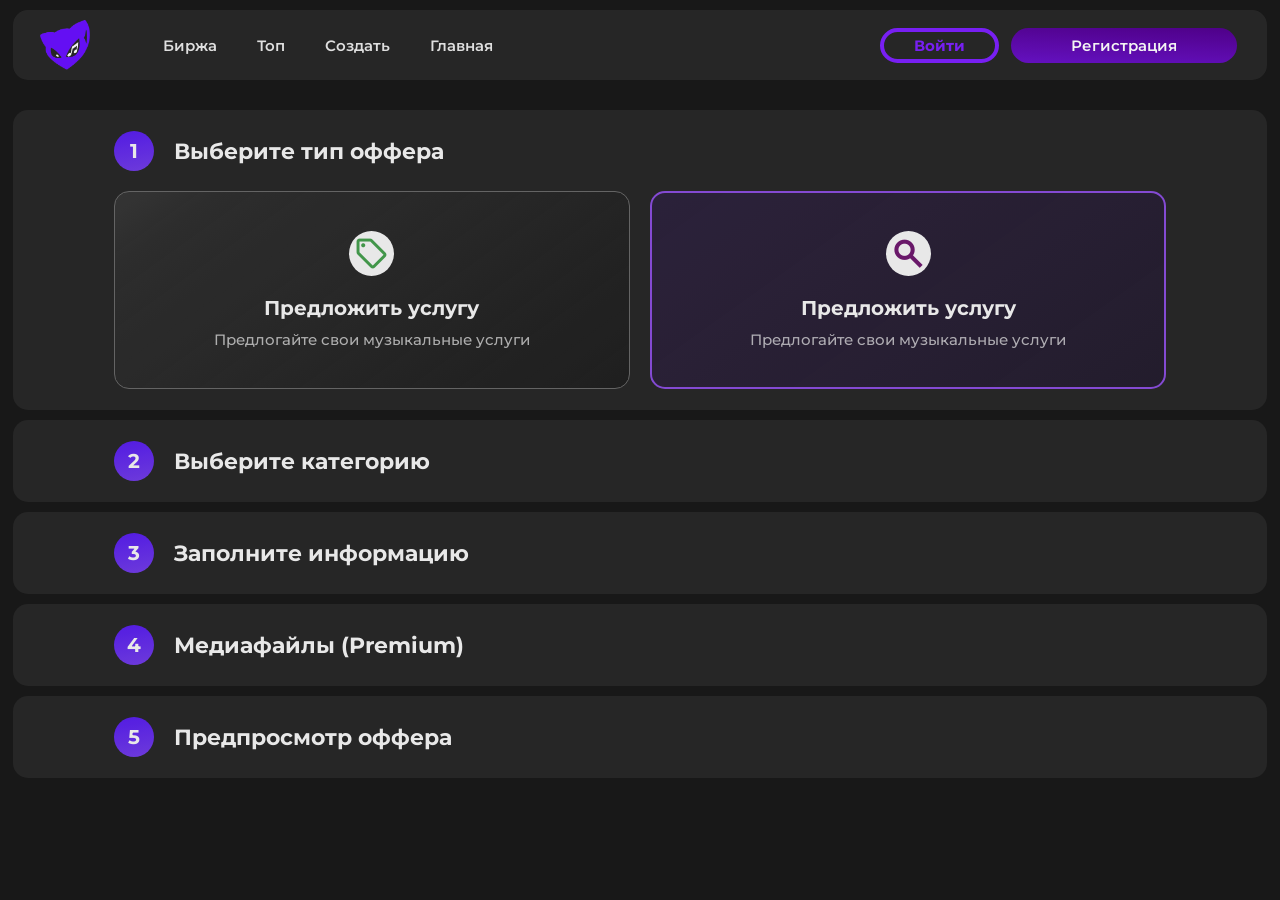
<file: create/create.html>
<!doctype html>
<html lang="en">
  <head>
    <meta charset="UTF-8" />
    <meta name="viewport" content="width=device-width, initial-scale=1.0" />
    <title>Создать оффер</title>
    <link
      href="https://fonts.googleapis.com/css2?family=Material+Symbols+Outlined"
      rel="stylesheet"
    />
    <link rel="stylesheet" href="../header/header_css/header.css" />
    <link rel="stylesheet" href="create.css" />
  </head>
  <body>
    <header class="header">
      <div class="header_logo"></div>
      <div class="header_nav">
        <a href="../market/market.html" class="header_nav_a"> Биржа</a>
        <a href="../top/top.html" class="header_nav_a">Топ</a>
        <a href="create.html" class="header_nav_a" id="create_offer">Создать</a>
        <a
          href="../indexx/index.html"
          class="header_nav_a displaynone"
          id="glav"
          >Главная</a
        >
      </div>
      <button class="header_profile displaynone">
        <div class="header_profile_ava"></div>
        <div class="header_profile_conh1">
          <div class="header_profile_conh1_h1">никнейм</div>
          <div class="header_profile_conh1_p">0.00 руб</div>
        </div>

        <span class="material-symbols-outlined header_profile_ico">
          arrow_drop_down
        </span>

        <div class="header_profile_block">
          <div class="header_profile_block_con1">
            <div class="header_profile_block_con1_ava"></div>
            <div class="header_profile_block_con1_con11">
              <div class="header_profile_block_con1_con11_name">никнейм</div>
              <div class="header_profile_block_con1_con11_tg">
                t.me/username
              </div>
            </div>
          </div>
          <div class="header_profile_block_con2">
            <a
              href="../profile/profile.html"
              class="header_profile_block_con2_prof"
              >Мой профиль</a
            >
            <a href="" class="header_profile_block_con2_offers">Мои офферы</a>
            <a href="" class="header_profile_block_con2_newoffer"
              >Новый оффер</a
            >
            <a href="" class="header_profile_block_con2_sett">Настройки</a>
          </div>
          <a href="" class="header_profile_block_butt">
            <span class="material-symbols-outlined"> logout </span>Выйти</a
          >
        </div>
      </button>
      <div class="header_register displaynone">
        <button class="header_register_a_vh modal_vhrg">Войти</button>
        <button class="header_register_a_rg modal_vhrg">Регистрация</button>
      </div>
    </header>

    <div class="offer_type">
      <div class="offer_type_top">
        <p class="type_offer_top_p">1</p>
        <h1 class="type_offer_top_h1">Выберите тип оффера</h1>
      </div>
      <div class="offer_type_grid">
        <div class="offer_type_items">
          <span class="material-symbols-outlined"> shoppingmode </span>
          <div class="offer_type_items_h1">Предложить услугу</div>
          <div class="offer_type_items_p">
            Предлогайте свои музыкальные услуги
          </div>
        </div>
        <div class="offer_type_items_search">
          <span class="material-symbols-outlined"> Search </span>
          <div class="offer_type_items_h1">Предложить услугу</div>
          <div class="offer_type_items_p">
            Предлогайте свои музыкальные услуги
          </div>
        </div>
      </div>
    </div>
    <div class="offer_category">
      <div class="offer_type_top">
        <p class="type_offer_top_p">2</p>
        <h1 class="type_offer_top_h1">Выберите категорию</h1>
      </div>
    </div>
    <div class="offer_information">
      <div class="offer_type_top">
        <p class="type_offer_top_p">3</p>
        <h1 class="type_offer_top_h1">Заполните информацию</h1>
      </div>
    </div>
    <div class="offer_mediafile">
      <div class="offer_type_top">
        <p class="type_offer_top_p">4</p>
        <h1 class="type_offer_top_h1">Медиафайлы (Premium)</h1>
      </div>
    </div>
    <div class="offer_screen">
      <div class="offer_type_top">
        <p class="type_offer_top_p">5</p>
        <h1 class="type_offer_top_h1">Предпросмотр оффера</h1>
      </div>
    </div>

    <!-- модальный блок-окно регистрации -->
    <div class="modal_con">
      <div class="modal_block">
        <div class="modal_con_h1rg">
          <h1 class="modal_block_h1rg">Регистрация</h1>
          <h1 class="modal_block_h1">x</h1>
        </div>
        <div class="modal_nick">
          <h1 class="modal_nick_h1">Ваш никнейм</h1>
          <input
            class="modal_nick_input"
            type="name"
            placeholder="Введите никнейм"
          />
        </div>
        <div class="modal_pass">
          <h1 class="modal_pass_h1">Пароль</h1>
          <input
            class="modal_pass_input"
            type="password"
            placeholder="Введите пароль"
          />
        </div>
        <div class="modal_2pass">
          <h1 class="modal_2pass_h1">Подтвердите пароль</h1>
          <input
            class="modal_2pass_input"
            type="password"
            placeholder="Введите снова пароль"
          />
        </div>
        <div class="modal_tg">
          <div class="modal_tg_h1">Telegram для связи (обязательно)</div>
          <div class="modal_tg_con">
            <input
              type="text"
              class="modal_tg_con_input"
              value="@"
              placeholder="@nickname"
            />
            <div class="modal_tg_con_p">
              Ссылка будет в вашем профиле. Можно изменить позже
            </div>
          </div>
        </div>
        <div class="modal_rg">
          <button class="modal_rg_rg">Зарегистрироваться</button>
          <button class="modal_rg_vh">Есть аккаунт?</button>
        </div>
      </div>
    </div>

    <!-- модальное окно входа -->
    <div class="modal_con_rg">
      <div class="modal_con_rg_block">
        <div class="modal_con_rg_block_conh1">
          <h1 class="modal_con_rg_block_conh1_vh">Вход</h1>
          <h1 class="modal_con_rg_block_conh1_x">x</h1>
        </div>
        <div class="modal_con_rg_block_nick">
          <h1 class="modal_con_rg_block_nick_name">Ваш никнейм</h1>
          <input
            class="modal_con_rg_block_nick_inp"
            type="name"
            placeholder="Введите никнейм"
          />
        </div>
        <div class="modal_con_rg_block_pass">
          <h1 class="modal_con_rg_block_pass_pass">Пароль</h1>
          <input
            class="modal_con_rg_block_pass_inp"
            type="password"
            placeholder="Введите пароль"
          />
        </div>
        <div class="modal_con_rg_block_vh">
          <button class="modal_con_rg_block_vh_vhod">Вход</button>
          <button class="modal_con_rg_block_vh_vv">Нету акканта?</button>
        </div>
      </div>
    </div>

    <script src="../js/auth.js"></script>
    <script src="../header/header_js/header.js"></script>
  </body>
</html>
</file>
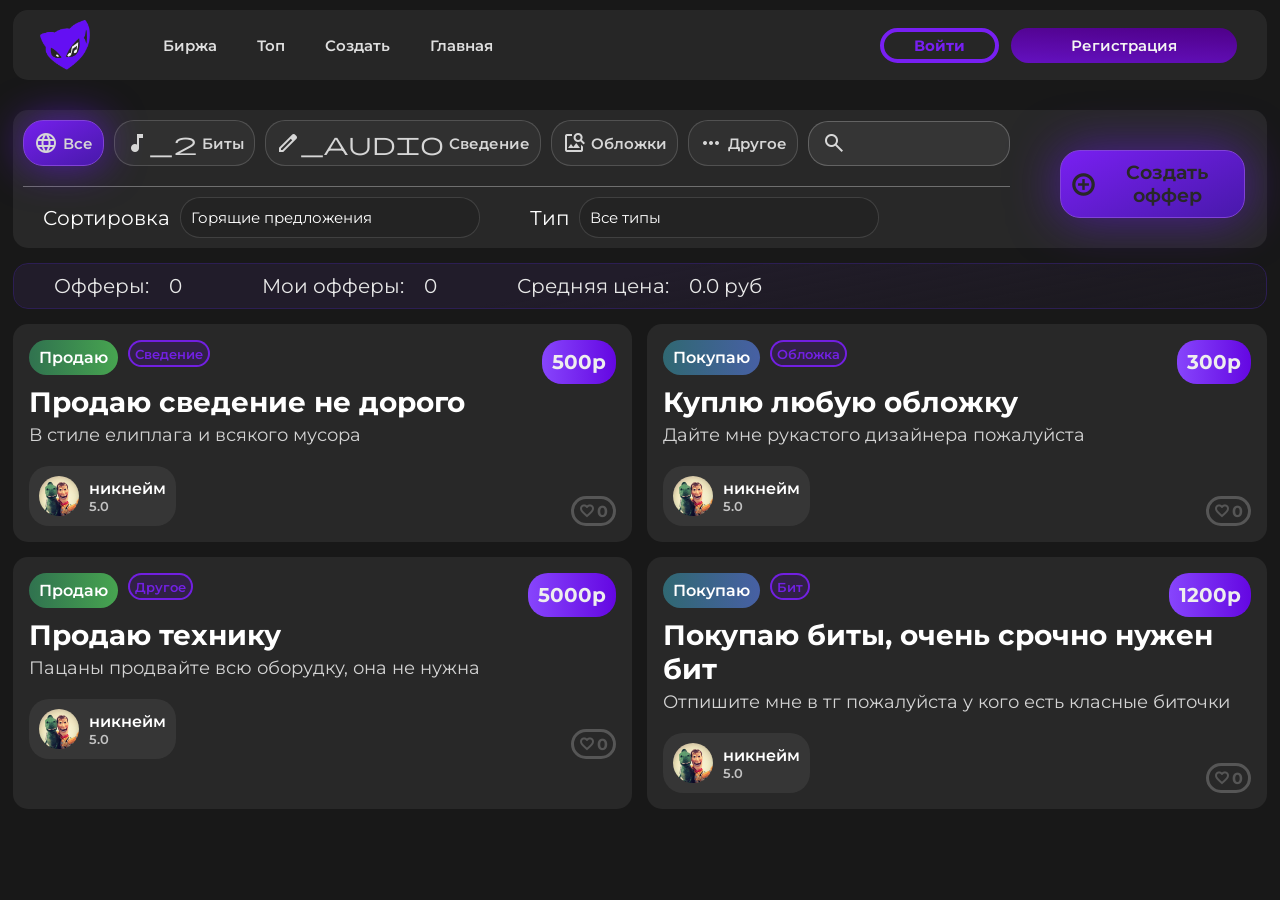
<file: market/market.html>
<!doctype html>
<html lang="en">
  <head>
    <meta charset="UTF-8" />
    <meta name="viewport" content="width=device-width, initial-scale=1.0" />
    <title>WorkRock - Биржа</title>
    <link rel="stylesheet" href="scss/market.css" />
    <link rel="stylesheet" href="../header/header_css/header.css" />
    <link
      href="https://fonts.googleapis.com/css2?family=Material+Symbols+Outlined"
      rel="stylesheet"
    />
  </head>
  <body>
    <!-- шапка -->
    <header class="header">
      <div class="header_logo"></div>
      <div class="header_nav">
        <a href="market.html" class="header_nav_a"> Биржа</a>
        <a href="../top/top.html" class="header_nav_a">Топ</a>
        <a href="../create/create.html" class="header_nav_a" id="create_offer"
          >Создать</a
        >
        <a
          href="../indexx/index.html"
          class="header_nav_a displaynone"
          id="glav"
          >Главная</a
        >
      </div>
      <button class="header_profile displayopen">
        <div class="header_profile_ava"></div>
        <div class="header_profile_conh1">
          <div class="header_profile_conh1_h1">никнейм</div>
          <div class="header_profile_conh1_p">0.00 руб</div>
        </div>

        <span class="material-symbols-outlined header_profile_ico">
          arrow_drop_down
        </span>

        <div class="header_profile_block">
          <div class="header_profile_block_con1">
            <div class="header_profile_block_con1_ava"></div>
            <div class="header_profile_block_con1_con11">
              <div class="header_profile_block_con1_con11_name">никнейм</div>
              <div class="header_profile_block_con1_con11_tg">
                t.me/username
              </div>
            </div>
          </div>
          <div class="header_profile_block_con2">
            <a
              href="../profile/profile.html"
              class="header_profile_block_con2_prof"
              >Мой профиль</a
            >
            <a href="" class="header_profile_block_con2_offers">Мои офферы</a>
            <a href="" class="header_profile_block_con2_newoffer"
              >Новый оффер</a
            >
            <a href="" class="header_profile_block_con2_sett">Настройки</a>
          </div>
          <a href="" class="header_profile_block_butt">
            <span class="material-symbols-outlined"> logout </span>Выйти</a
          >
        </div>
      </button>
      <div class="header_register displaynone">
        <button class="header_register_a_vh modal_vhrg">Войти</button>
        <button class="header_register_a_rg modal_vhrg">Регистрация</button>
      </div>
    </header>

    <!-- контйнер номер 1 -->
    <div class="market_con1">
      <div class="market_con1_con">
        <div class="market_con1_blockcon">
          <div class="market_con1_blockcon1">
            <div class="con_market_con1_blockcon1">
              <button class="market_con1_blockcon1_category" data-cat="all">
                <span class="material-symbols-outlined material_category">
                  Language </span
                >Все
              </button>

              <button class="market_con1_blockcon1_category" data-cat="beats">
                <span class="material-symbols-outlined material_category">
                  Music_Note_2 </span
                >Биты
              </button>

              <button class="market_con1_blockcon1_category" data-cat="mix">
                <span class="material-symbols-outlined material_category">
                  edit_audio </span
                >Сведение
              </button>

              <button class="market_con1_blockcon1_category" data-cat="covers">
                <span class="material-symbols-outlined material_category">
                  Image_Search </span
                >Обложки
              </button>

              <button class="market_con1_blockcon1_category" data-cat="other">
                <span class="material-symbols-outlined material_category">
                  More_Horiz </span
                >Другое
              </button>
            </div>

            <div class="market_con1_blockcon1_srch">
              <span class="material-symbols-outlined material_category_search">
                search
              </span>
              <input type="text" class="market_con1_blockcon1_srch_search" />
            </div>
          </div>
          <div class="market_con1_blockcon2"></div>
        </div>
        <div class="market_con1_con_butt">
          <button class="market_con1_con_butt_button">
            <span class="material-symbols-outlined">add_circle</span>
            <a href="../create/create.html"> Создать оффер</a>
          </button>
        </div>
      </div>

      <div class="market_con1_con2">
        <div class="sort1">
          <h1 class="market_con1_con2_h1">Сортировка</h1>
          <details class="sort" data-key="sort">
            <summary class="sort_btn">Горящие предложения</summary>

            <div class="sort_list">
              <div class="sort_items" data-value="new">Сначала новые</div>
              <div class="sort_items" data-value="cheap">Сначала дешёвые</div>
              <div class="sort_items" data-value="expensive">
                Сначала дорогие
              </div>
              <div class="sort_items" data-value="rating">По рейтенгу</div>
            </div>
          </details>
        </div>

        <div class="sort2">
          <h1 class="market_con1_con2_h1">Тип</h1>
          <details class="sort" data-key="type">
            <summary class="sort_btn">Все типы</summary>

            <div class="sort_list">
              <div class="sort_items" data-value="sell">Продаю</div>
              <div class="sort_items" data-value="buy">Ищу</div>
              <div class="sort_items" data-value="all">Все типы</div>
            </div>
          </details>
        </div>
      </div>
    </div>

    <!-- контейнер номер 2 -->
    <div class="market_con2">
      <div class="market_con2_h1">
        <h1 class="market_con2_h1_offer">Офферы:</h1>
        <h1 class="market_con2_h1_offer">0</h1>
      </div>
      <div class="market_con2_h1">
        <h1 class="market_con2_h1_myoffer">Мои офферы:</h1>
        <h1 class="market_con2_h1_myoffer">0</h1>
      </div>
      <div class="market_con2_h1">
        <h1 class="market_con2_h1_cneterprice">Средняя цена:</h1>
        <h1 class="market_con2_h1_cneterprice">0.0 руб</h1>
      </div>
    </div>

    <!-- маркет офферы -->
    <div class="market_grid">
      <!--
        Подсказка (не обязательно): можно задать данные оффера в data-атрибутах.
        Тогда поиск/категории/сортировка будут работать по ним.

        Пример:
        <div class="market_offer"
             data-title="Сведение трека"
             data-desc="Описание..."
             data-category="mix"   (beats|mix|covers|other)
             data-type="sell"      (sell|buy)
             data-price="2500">   (только число)
      -->
      <div class="market_offer">
        <div class="offer_top">
          <div class="offer_top_con">
            <div class="offer_top_znak">Продаю</div>
            <div class="offer_top_category">Сведение</div>
            <div class="offer_top_price">500р</div>
          </div>
          <div class="offer_top_con2"></div>
        </div>
        <div class="offer_center">
          <h1 class="offer_center_h1">Продаю сведение не дорого</h1>
          <p class="offer_center_p">В стиле елиплага и всякого мусора</p>
        </div>
        <div class="offer_bot">
          <div class="market_offer_profile">
            <div class="market_offer_profile_ava"></div>
            <div class="name_flex">
              <div class="market_offer_profile_name">никнейм</div>
              <div class="market_offer_profile_otziv">5.0</div>
            </div>
          </div>
          <div class="market_offer_like like_js">
            <span class="material-symbols-outlined like_js_ico">
              favorite
            </span>
            0
          </div>
        </div>
      </div>
      <div class="market_offer">
        <div class="offer_top">
          <div class="offer_top_con">
            <div class="offer_top_znak_buy">Покупаю</div>
            <div class="offer_top_category">Обложка</div>
            <div class="offer_top_price">300р</div>
          </div>
          <div class="offer_top_con2"></div>
        </div>
        <div class="offer_center">
          <h1 class="offer_center_h1">Куплю любую обложку</h1>
          <p class="offer_center_p">Дайте мне рукастого дизайнера пожалуйста</p>
        </div>
        <div class="offer_bot">
          <div class="market_offer_profile">
            <div class="market_offer_profile_ava"></div>
            <div class="name_flex">
              <div class="market_offer_profile_name">никнейм</div>
              <div class="market_offer_profile_otziv">5.0</div>
            </div>
          </div>
          <div class="market_offer_like like_js">
            <span class="material-symbols-outlined like_js_ico">
              favorite
            </span>
            0
          </div>
        </div>
      </div>
      <div class="market_offer">
        <div class="offer_top">
          <div class="offer_top_con">
            <div class="offer_top_znak">Продаю</div>
            <div class="offer_top_category">Другое</div>
            <div class="offer_top_price">5000р</div>
          </div>
          <div class="offer_top_con2"></div>
        </div>
        <div class="offer_center">
          <h1 class="offer_center_h1">Продаю технику</h1>
          <p class="offer_center_p">
            Пацаны продвайте всю оборудку, она не нужна
          </p>
        </div>
        <div class="offer_bot">
          <div class="market_offer_profile">
            <div class="market_offer_profile_ava"></div>
            <div class="name_flex">
              <div class="market_offer_profile_name">никнейм</div>
              <div class="market_offer_profile_otziv">5.0</div>
            </div>
          </div>
          <div class="market_offer_like like_js">
            <span class="material-symbols-outlined like_js_ico">
              favorite
            </span>
            0
          </div>
        </div>
      </div>
      <div class="market_offer">
        <div class="offer_top">
          <div class="offer_top_con">
            <div class="offer_top_znak_buy">Покупаю</div>
            <div class="offer_top_category">Бит</div>
            <div class="offer_top_price">1200р</div>
          </div>
          <div class="offer_top_con2"></div>
        </div>
        <div class="offer_center">
          <h1 class="offer_center_h1">Покупаю биты, очень срочно нужен бит</h1>
          <p class="offer_center_p">
            Отпишите мне в тг пожалуйста у кого есть класные биточки
          </p>
        </div>
        <div class="offer_bot">
          <div class="market_offer_profile">
            <div class="market_offer_profile_ava"></div>
            <div class="name_flex">
              <div class="market_offer_profile_name">никнейм</div>
              <div class="market_offer_profile_otziv">5.0</div>
            </div>
          </div>
          <div class="market_offer_like like_js">
            <span class="material-symbols-outlined like_js_ico">
              favorite
            </span>
            0
          </div>
        </div>
      </div>
    </div>

    <!-- модальное окно оффера -->
    <div class="modal_offer_con">
      <div class="modal_offer">
        <div class="modal_offer_top">
          <div class="modal_offer_top_znak">Продаю</div>
          <div class="modal_offer_top_category">Сведение</div>
          <div class="modal_offer_top_price">500р</div>
        </div>
        <div class="modal_offer_h1">Cведение сделаю быстро 🎶</div>
        <div class="modal_offer_p">
          <p>Не дорого!! пацанчики жду, пишите...</p>
        </div>
        <div class="modal_offer_profile">
          <div class="modal_offer_profile_ava"></div>
          <div class="modal_offer_profile_con1">
            <div class="modal_offer_profile_con1_name">никнейм</div>
            <div class="modal_offer_profile_con1_con2">
              <div class="modal_offer_profile_otziv">5.0</div>
              <div class="modal_offer_profile_id">10000</div>
            </div>
          </div>
        </div>
        <div class="modal_offer_con_image">
          <div class="modal_offer_img_p">Прикрепленные файлы</div>
          <div class="modal_offer_img">
            <div class="modal_offer_img_image"></div>
          </div>
        </div>
        <div class="modal_offer_audio">
          <audio src="../img/не верь (by шура).mp3" controls></audio>
        </div>
        <div class="modal_offer__button">Написать в telegram</div>
      </div>
    </div>

    <!-- модальный блок-окно регистрации -->
    <div class="modal_con">
      <div class="modal_block">
        <div class="modal_con_h1rg">
          <h1 class="modal_block_h1rg">Регистрация</h1>
          <h1 class="modal_block_h1">x</h1>
        </div>
        <div class="modal_nick">
          <h1 class="modal_nick_h1">Ваш никнейм</h1>
          <input
            class="modal_nick_input"
            type="name"
            placeholder="Введите никнейм"
          />
        </div>
        <div class="modal_pass">
          <h1 class="modal_pass_h1">Пароль</h1>
          <input
            class="modal_pass_input"
            type="password"
            placeholder="Введите пароль"
          />
        </div>
        <div class="modal_2pass">
          <h1 class="modal_2pass_h1">Подтвердите пароль</h1>
          <input
            class="modal_2pass_input"
            type="password"
            placeholder="Введите снова пароль"
          />
        </div>
        <div class="modal_tg">
          <div class="modal_tg_h1">Telegram для связи (обязательно)</div>
          <div class="modal_tg_con">
            <input
              type="text"
              class="modal_tg_con_input"
              value="@"
              placeholder="@nickname"
            />
            <div class="modal_tg_con_p">
              Ссылка будет в вашем профиле. Можно изменить позже
            </div>
          </div>
        </div>
        <div class="modal_rg">
          <button class="modal_rg_rg">Зарегистрироваться</button>
          <button class="modal_rg_vh">Есть аккаунт?</button>
        </div>
      </div>
    </div>

    <!-- модальное окно входа -->
    <div class="modal_con_rg">
      <div class="modal_con_rg_block">
        <div class="modal_con_rg_block_conh1">
          <h1 class="modal_con_rg_block_conh1_vh">Вход</h1>
          <h1 class="modal_con_rg_block_conh1_x">x</h1>
        </div>
        <div class="modal_con_rg_block_nick">
          <h1 class="modal_con_rg_block_nick_name">Ваш никнейм</h1>
          <input
            class="modal_con_rg_block_nick_inp"
            type="name"
            placeholder="Введите никнейм"
          />
        </div>
        <div class="modal_con_rg_block_pass">
          <h1 class="modal_con_rg_block_pass_pass">Пароль</h1>
          <input
            class="modal_con_rg_block_pass_inp"
            type="password"
            placeholder="Введите пароль"
          />
        </div>
        <div class="modal_con_rg_block_vh">
          <button class="modal_con_rg_block_vh_vhod">Вход</button>
          <button class="modal_con_rg_block_vh_vv">Нету акканта?</button>
        </div>
      </div>
    </div>

    <script src="../js/auth.js"></script>
    <script src="../header/header_js/header.js"></script>
    <script src="market_js/market.js"></script>
  </body>
</html>
</file>
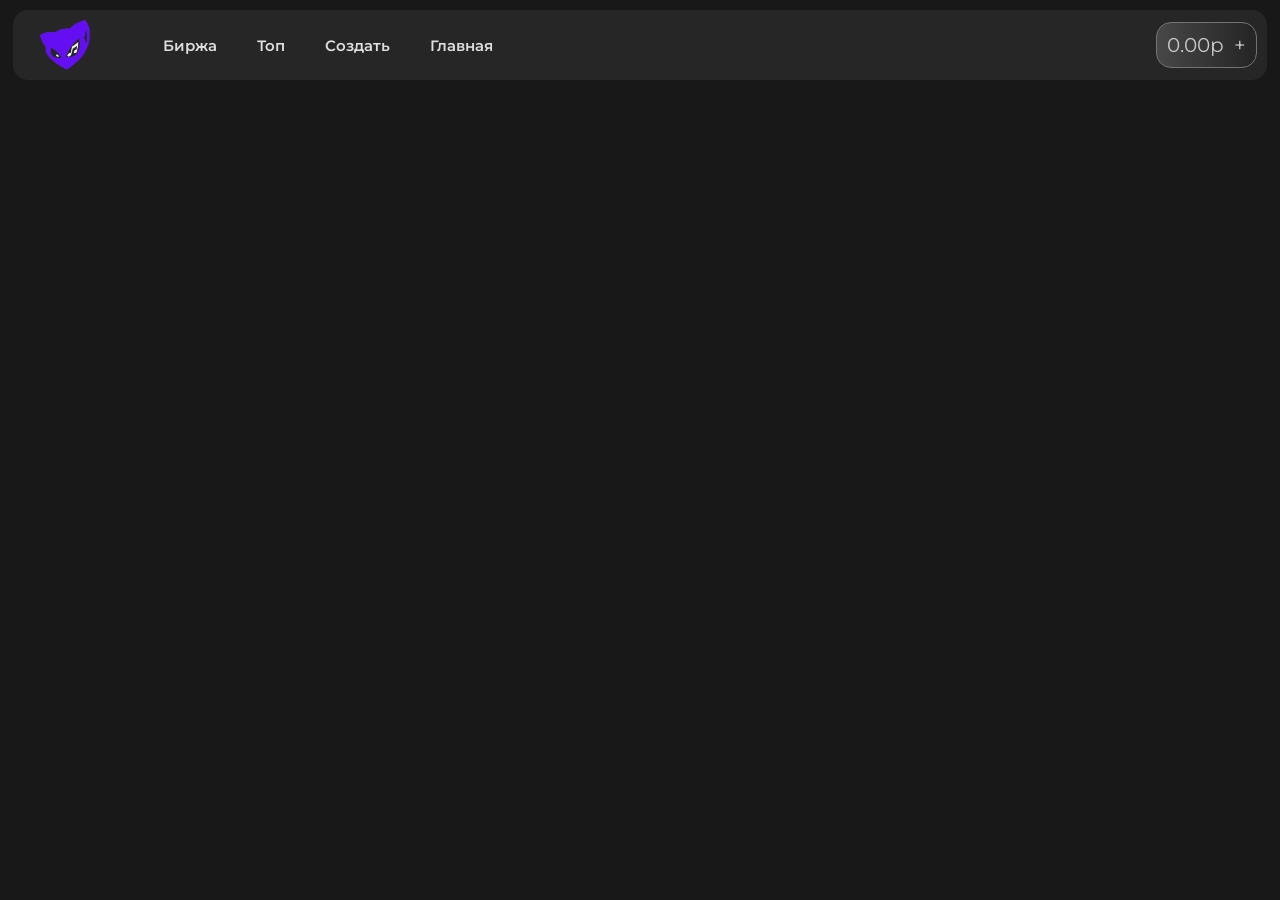
<file: profile/profile.html>
<!doctype html>
<html lang="en">
  <head>
    <meta charset="UTF-8" />
    <meta name="viewport" content="width=device-width, initial-scale=1.0" />
    <title>профиль</title>
    <link rel="stylesheet" href="profile.css" />
    <link rel="stylesheet" href="../header/header_css/header.css" />
    <link
      href="https://fonts.googleapis.com/css2?family=Material+Symbols+Outlined"
      rel="stylesheet"
    />
  </head>
  <body>
    <!-- шапка -->
    <header class="header">
      <div class="header_logo"></div>
      <div class="header_nav">
        <a href="../market/market.html" class="header_nav_a"> Биржа</a>
        <a href="../top/top.html" class="header_nav_a">Топ</a>
        <a href="create.html" class="header_nav_a" id="create_offer">Создать</a>
        <a
          href="../indexx/index.html"
          class="header_nav_a displaynone"
          id="glav"
          >Главная</a
        >
      </div>
      <div class="header_balance">
        <div class="balance_number">0.00р</div>
        <div class="balance_ico">+</div>
      </div>
    </header>

    <script src="../js/auth.js"></script>
    <script src="../header/header_js/header.js"></script>
  </body>
</html>
</file>
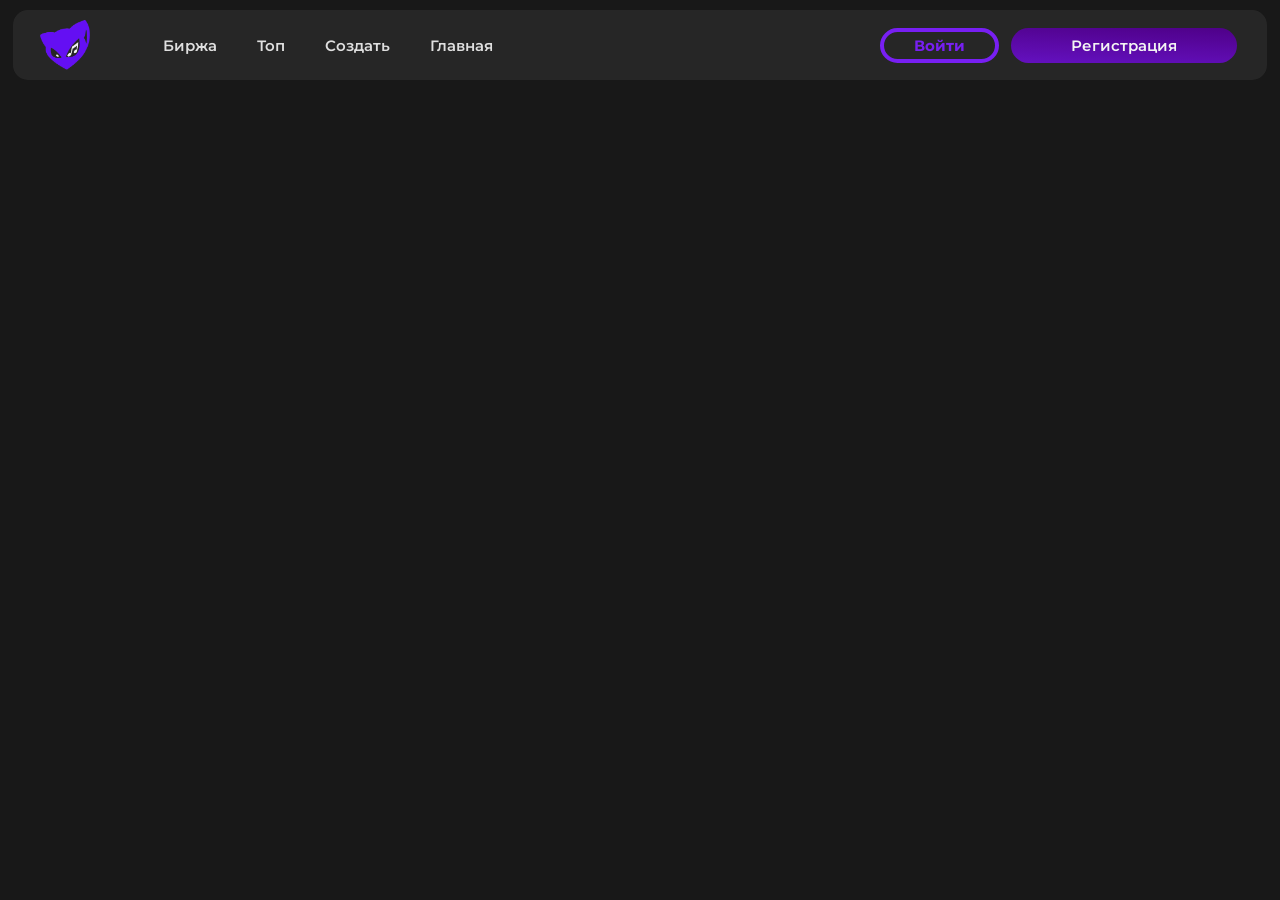
<file: top/top.html>
<!doctype html>
<html lang="en">
  <head>
    <meta charset="UTF-8" />
    <meta name="viewport" content="width=device-width, initial-scale=1.0" />
    <title>Document</title>
    <link
      href="https://fonts.googleapis.com/css2?family=Material+Symbols+Outlined"
      rel="stylesheet"
    />
    <link rel="stylesheet" href="../header/header_css/header.css" />
  </head>
  <body>
    <header class="header">
      <div class="header_logo"></div>
      <div class="header_nav">
        <a href="../market/market.html" class="header_nav_a"> Биржа</a>
        <a href="top.html" class="header_nav_a">Топ</a>
        <a href="../create/create.html" class="header_nav_a" id="create_offer"
          >Создать</a
        >
        <a
          href="../indexx/index.html"
          class="header_nav_a displaynone"
          id="glav"
          >Главная</a
        >
      </div>
      <button class="header_profile displayopen">
        <div class="header_profile_ava"></div>
        <div class="header_profile_conh1">
          <div class="header_profile_conh1_h1">никнейм</div>
          <div class="header_profile_conh1_p">0.00 руб</div>
        </div>

        <span class="material-symbols-outlined header_profile_ico">
          arrow_drop_down
        </span>

        <div class="header_profile_block">
          <div class="header_profile_block_con1">
            <div class="header_profile_block_con1_ava"></div>
            <div class="header_profile_block_con1_con11">
              <div class="header_profile_block_con1_con11_name">никнейм</div>
              <div class="header_profile_block_con1_con11_tg">
                t.me/username
              </div>
            </div>
          </div>
          <div class="header_profile_block_con2">
            <a
              href="../profile/profile.html"
              class="header_profile_block_con2_prof"
              >Мой профиль</a
            >
            <a href="" class="header_profile_block_con2_offers">Мои офферы</a>
            <a href="" class="header_profile_block_con2_newoffer"
              >Новый оффер</a
            >
            <a href="" class="header_profile_block_con2_sett">Настройки</a>
          </div>
          <a href="" class="header_profile_block_butt">
            <span class="material-symbols-outlined"> logout </span>Выйти</a
          >
        </div>
      </button>
      <div class="header_register displaynone">
        <button class="header_register_a_vh modal_vhrg">Войти</button>
        <button class="header_register_a_rg modal_vhrg">Регистрация</button>
      </div>
    </header>
    <!-- модальный блок-окно регистрации -->
    <div class="modal_con">
      <div class="modal_block">
        <div class="modal_con_h1rg">
          <h1 class="modal_block_h1rg">Регистрация</h1>
          <h1 class="modal_block_h1">x</h1>
        </div>
        <div class="modal_nick">
          <h1 class="modal_nick_h1">Ваш никнейм</h1>
          <input
            class="modal_nick_input"
            type="name"
            placeholder="Введите никнейм"
          />
        </div>
        <div class="modal_pass">
          <h1 class="modal_pass_h1">Пароль</h1>
          <input
            class="modal_pass_input"
            type="password"
            placeholder="Введите пароль"
          />
        </div>
        <div class="modal_2pass">
          <h1 class="modal_2pass_h1">Подтвердите пароль</h1>
          <input
            class="modal_2pass_input"
            type="password"
            placeholder="Введите снова пароль"
          />
        </div>
        <div class="modal_tg">
          <div class="modal_tg_h1">Telegram для связи (обязательно)</div>
          <div class="modal_tg_con">
            <input
              type="text"
              class="modal_tg_con_input"
              value="@"
              placeholder="@nickname"
            />
            <div class="modal_tg_con_p">
              Ссылка будет в вашем профиле. Можно изменить позже
            </div>
          </div>
        </div>
        <div class="modal_rg">
          <button class="modal_rg_rg">Зарегистрироваться</button>
          <button class="modal_rg_vh">Есть аккаунт?</button>
        </div>
      </div>
    </div>

    <!-- модальное окно входа -->
    <div class="modal_con_rg">
      <div class="modal_con_rg_block">
        <div class="modal_con_rg_block_conh1">
          <h1 class="modal_con_rg_block_conh1_vh">Вход</h1>
          <h1 class="modal_con_rg_block_conh1_x">x</h1>
        </div>
        <div class="modal_con_rg_block_nick">
          <h1 class="modal_con_rg_block_nick_name">Ваш никнейм</h1>
          <input
            class="modal_con_rg_block_nick_inp"
            type="name"
            placeholder="Введите никнейм"
          />
        </div>
        <div class="modal_con_rg_block_pass">
          <h1 class="modal_con_rg_block_pass_pass">Пароль</h1>
          <input
            class="modal_con_rg_block_pass_inp"
            type="password"
            placeholder="Введите пароль"
          />
        </div>
        <div class="modal_con_rg_block_vh">
          <button class="modal_con_rg_block_vh_vhod">Вход</button>
          <button class="modal_con_rg_block_vh_vv">Нету акканта?</button>
        </div>
      </div>
    </div>

    <script src="../js/auth.js"></script>
    <script src="../header/header_js/header.js"></script>
  </body>
</html>
</file>
<file: header/header_css/header.css>
@import url("https://fonts.googleapis.com/css2?family=Comfortaa:wght@300..700&family=Lato:ital,wght@0,100;0,300;0,400;0,700;0,900;1,100;1,300;1,400;1,700;1,900&family=Manuale:ital,wght@0,300..800;1,300..800&family=Montserrat:ital,wght@0,100..900;1,100..900&family=Roboto:ital,wght@0,100..900;1,100..900&display=swap");
body.no-scroll {
   overflow: hidden;
}

body {
   overflow-x: hidden;
   padding: 0 0 30px 0;
   position: relative;
}

* {
   margin: 0;
   padding: 0;
   box-sizing: border-box;
   transition: all 0.2s;
   border: 0px;
   color: rgb(255, 255, 255);
   font-family: "Montserrat", sans-serif;
   font-size: 20px;
   font-weight: 400;
}

button {
   cursor: pointer;
}

a {
   text-decoration: none;
   color: white;
}

body {
   display: flex;
   flex-direction: column;
   justify-content: center;
   align-items: center;
   gap: normal;
   background: rgb(24, 24, 24);
   position: relative;
}

.displaynone {
   display: none;
}

.displayopen {
   display: flex;
}

.header {
   display: flex;
   flex-direction: row;
   justify-content: space-between;
   align-items: center;
   gap: normal;
   width: 98%;
   height: auto;
   background: rgb(40, 40, 40);
   top: 10px;
   z-index: 10;
   padding: 10px;
   border-radius: 15px;
   position: fixed;
   opacity: 95%;
}
@media (max-width: 900px) {
   .header {
      width: 98%;
      height: auto;
      padding: 10px;
   }
}
.header_logo {
   width: 55px;
   height: 50px;
   margin-left: 15px;
   background-image: url(../../img/logo2.PNG);
   background-repeat: no-repeat;
   background-position: 50% 50%;
   background-size: cover;
   margin-right: 60px;
   cursor: pointer;
}
@media (max-width: 900px) {
   .header_logo {
      width: 35px;
      height: 30px;
   }
}
@media (max-width: 600px) {
   .header_logo {
      width: 30px;
      height: 20px;
   }
}
@media (max-width: 500px) {
   .header_logo {
      margin-left: 20px;
      padding: 0 0 0 30px;
   }
}
.header_logo:hover {
   transform: rotate(15deg);
}
.header_nav {
   display: flex;
   flex-direction: row;
   justify-content: normal;
   align-items: stretch;
   gap: 20px;
   margin-right: auto;
}
@media (max-width: 900px) {
   .header_nav {
      margin-right: 0px;
      display: flex;
      flex-direction: row;
      justify-content: normal;
      align-items: stretch;
      gap: 5px;
   }
}
@media (max-width: 500px) {
   .header_nav {
      margin-left: -80px;
   }
}
@media (max-width: 450px) {
   .header_nav {
      margin-left: -50px;
      display: flex;
      flex-direction: row;
      justify-content: center;
      align-items: center;
      gap: 1px;
   }
}
.header_nav_a {
   padding: 10px;
   border-radius: 10px;
   font-size: 15px;
   font-weight: 600;
   opacity: 0.9;
}
@media (max-width: 900px) {
   .header_nav_a {
      font-size: 15px;
   }
}
@media (max-width: 600px) {
   .header_nav_a {
      font-size: 11px;
   }
}
@media (max-width: 500px) {
   .header_nav_a {
      font-size: 8px;
   }
}
.header_nav_a:hover {
   background-color: rgba(140, 87, 219, 0.1568627451);
}
.header_profile {
   position: relative;
   cursor: pointer;
   margin-right: 20px;
   padding: 5px;
   justify-content: center;
   align-items: center;
   gap: 10px;
   border-radius: 25px;
   background: rgb(59, 59, 59);
   opacity: 0.9;
   border: 3px solid rgba(87, 32, 225, 0);
}
@media (max-width: 750px) {
   .header_profile {
      padding: 2px;
   }
}
@media (max-width: 450px) {
   .header_profile {
      gap: 5px;
   }
}
.header_profile:hover,
.header_profile:focus {
   border: 3px solid rgb(87, 32, 225);
}
.header_profile:focus .header_profile_ico {
   transform: rotate(180deg);
   color: #7a4ef3;
   font-size: 40px;
}
@media (max-width: 450px) {
   .header_profile:focus .header_profile_ico {
      font-size: 20px;
   }
}
.header_profile_block {
   content: "";
   display: none;
   flex-direction: column;
   justify-content: space-between;
   position: absolute;
   top: 80px;
   right: 1px;
   box-sizing: border-box;
   border: 1px solid rgb(77, 77, 77);
   border-radius: 20px;
   background: rgb(59, 59, 59);
   opacity: 0.9;
   width: auto;
   height: auto;
   padding: 10px;
}
@media (max-width: 450px) {
   .header_profile_block {
      top: 50px;
      opacity: 1;
      box-shadow: 0 0 5px rgb(87, 32, 225);
   }
}
.header_profile_block:hover .header_profile_ico {
   cursor: default;
}
.header_profile_block_con1 {
   display: flex;
   justify-content: center;
   align-items: center;
   gap: 10px;
}
.header_profile_block_con1:hover {
   cursor: pointer;
}
.header_profile_block_con1:hover .header_profile_block_con1_con11_name {
   color: rgb(142, 101, 247);
}
.header_profile_block_con1_ava {
   background-image: url(../../img/2.jpg);
   background-position: 50% 50%;
   background-repeat: no-repeat;
   background-size: cover;
   width: 65px;
   height: 65px;
   border-radius: 50%;
}
.header_profile_block_con1_con11 {
   display: flex;
   flex-direction: column;
   align-items: start;
}
.header_profile_block_con1_con11_name {
   font-size: 18px;
   font-weight: 700;
}
.header_profile_block_con1_con11_tg {
   color: rgb(153, 143, 187);
   font-size: 13px;
   font-weight: 600;
}
.header_profile_block_con2 {
   border-top: 1px solid rgb(77, 77, 77);
   padding: 10px 0 0 0;
   margin-top: 20px;
   display: flex;
   flex-direction: column;
   justify-content: space-between;
   align-items: start;
   gap: 10px;
}
.header_profile_block_con2_prof,
.header_profile_block_con2_offers,
.header_profile_block_con2_newoffer,
.header_profile_block_con2_sett {
   color: rgb(233, 233, 233);
   font-size: 16px;
   font-weight: 450;
}
.header_profile_block_con2_prof:hover,
.header_profile_block_con2_offers:hover,
.header_profile_block_con2_newoffer:hover,
.header_profile_block_con2_sett:hover {
   color: white;
   text-shadow: 0 0 2px white;
}
.header_profile_block_butt {
   display: flex;
   justify-content: center;
   align-items: center;
   margin-top: 20px;
   border: 3px solid rgb(87, 32, 225);
   color: rgb(100, 36, 250);
   border-radius: 20px;
   background: rgb(55, 55, 55);
   opacity: 0.95;
   font-size: 14px;
   font-weight: 700;
   padding: 5px;
}
.header_profile_block_butt .material-symbols-outlined {
   color: rgb(100, 36, 250);
   font-weight: 700;
}
.header_profile_block_butt:hover .material-symbols-outlined {
   color: rgb(130, 81, 255);
}
.header_profile_block_butt:hover {
   transform: scale(1.05);
   border: 3px solid rgb(113, 57, 255);
   color: rgb(130, 81, 255);
}
.header_profile_ava {
   background-image: url(../../img/2.jpg);
   background-position: 50% 50%;
   background-repeat: no-repeat;
   background-size: cover;
   width: 50px;
   height: 50px;
   border-radius: 50%;
}
@media (max-width: 750px) {
   .header_profile_ava {
      width: 40px;
      height: 40px;
   }
}
@media (max-width: 450px) {
   .header_profile_ava {
      width: 30px;
      height: 30px;
   }
}
.header_profile_conh1 {
   display: flex;
   flex-direction: column;
   align-items: start;
}
.header_profile_conh1_h1 {
   font-size: 16px;
   font-weight: 600;
}
@media (max-width: 450px) {
   .header_profile_conh1_h1 {
      font-size: 13px;
   }
}
.header_profile_conh1_p {
   font-size: 12px;
}
@media (max-width: 450px) {
   .header_profile_conh1_p {
      font-size: 10px;
   }
}
.header_profile_ico {
   font-size: 15px;
   opacity: 0.8;
   margin-right: 10px;
   margin-left: 10px;
}
@media (max-width: 750px) {
   .header_profile_ico {
      margin-right: 5px;
      margin-left: 5px;
   }
}

.header_register {
   justify-content: center;
   align-items: center;
   gap: 12px;
   margin-right: 20px;
}
@media (max-width: 900px) {
   .header_register {
      margin-right: 1px;
   }
}
@media (max-width: 500px) {
   .header_register {
      gap: 5px;
   }
}
.header_register_a_vh {
   border: 4px solid rgb(126, 32, 255);
   background: rgba(82, 0, 142, 0);
   color: rgb(126, 32, 255);
   border-radius: 20px;
   padding: 4px 30px;
   text-align: center;
   font-size: 15px;
   font-weight: 700;
}
@media (max-width: 900px) {
   .header_register_a_vh {
      padding: 8px 10px;
      font-size: 10px;
      border: 1px solid rgb(126, 32, 255);
   }
}
@media (max-width: 500px) {
   .header_register_a_vh {
      padding: 3px 3px;
      font-size: 8px;
   }
}
.header_register_a_vh:hover {
   transform: scale(1.1);
}
.header_register_a_rg {
   border-radius: 20px;
   background: linear-gradient(
      182.62deg,
      rgb(82, 0, 142) -1.457%,
      rgb(114.69, 23.78, 225.97) 142.012%,
      rgb(126, 32, 255) 191.621%
   );
   padding: 8px 60px;
   text-align: center;
   font-size: 15px;
   font-weight: 600;
}
@media (max-width: 900px) {
   .header_register_a_rg {
      padding: 8px 20px;
      font-size: 10px;
   }
}
@media (max-width: 500px) {
   .header_register_a_rg {
      padding: 3px 3px;
      font-size: 8px;
   }
}
.header_register_a_rg:hover {
   transform: scale(1.05);
}

.modal_con {
   top: 0;
   display: none;
   justify-content: center;
   width: 100%;
   height: 100%;
   position: absolute;
   z-index: 20;
   background-color: rgba(0, 0, 0, 0.678);
}
.modal_con .modal_block {
   display: flex;
   flex-direction: column;
   gap: 15px;
   position: fixed;
   z-index: 21;
   margin-top: 50px;
   width: 800px;
   border-radius: 15px;
   background: rgb(38, 38, 38);
   opacity: 0.93;
   padding: 40px;
}
@media (max-width: 1300px) {
   .modal_con .modal_block {
      width: 90%;
      box-shadow: 0 0 200px 50px black;
   }
}
@media (max-width: 500px) {
   .modal_con .modal_block {
      position: static;
      height: 700px;
   }
}
.modal_con .modal_block .modal_con_h1rg {
   display: flex;
   justify-content: center;
   align-items: center;
}
@media (max-width: 500px) {
   .modal_con .modal_block .modal_con_h1rg {
      gap: 60px;
      margin-bottom: 20px;
   }
}
.modal_con .modal_block .modal_con_h1rg .modal_block_h1rg,
.modal_con .modal_block .modal_con_h1rg .modal_block_h1rg_rg {
   margin-left: 40%;
   color: #7a4ef3;
   font-weight: 700;
   font-size: 25px;
}
.modal_con .modal_block .modal_block_h1 {
   display: flex;
   justify-content: center;
   align-items: center;
   margin-left: auto;
   border-radius: 50%;
   width: 30px;
   height: 30px;
   cursor: pointer;
}
@media (max-width: 500px) {
   .modal_con .modal_block .modal_block_h1 {
      margin-right: 100px;
   }
}
.modal_con .modal_block .modal_block_h1:hover {
   background-color: rgba(0, 0, 0, 0.322);
   transform: rotate(30deg);
}
.modal_con .modal_block .modal_nick,
.modal_con .modal_block .modal_pass,
.modal_con .modal_block .modal_2pass {
   gap: 5px;
   display: flex;
   flex-direction: column;
}
.modal_con .modal_block .modal_nick_h1,
.modal_con .modal_block .modal_nick .modal_nick_h1_rg,
.modal_con .modal_block .modal_nick .modal_pass_h1_rg,
.modal_con .modal_block .modal_pass_h1,
.modal_con .modal_block .modal_pass .modal_nick_h1_rg,
.modal_con .modal_block .modal_pass .modal_pass_h1_rg,
.modal_con .modal_block .modal_2pass_h1,
.modal_con .modal_block .modal_2pass .modal_nick_h1_rg,
.modal_con .modal_block .modal_2pass .modal_pass_h1_rg {
   font-size: 15px;
   font-weight: 700;
   margin-left: 8px;
}
.modal_con .modal_block .modal_nick_input,
.modal_con .modal_block .modal_nick .modal_nick_input_rg,
.modal_con .modal_block .modal_nick .modal_pass_input_rg,
.modal_con .modal_block .modal_pass_input,
.modal_con .modal_block .modal_pass .modal_nick_input_rg,
.modal_con .modal_block .modal_pass .modal_pass_input_rg,
.modal_con .modal_block .modal_2pass_input,
.modal_con .modal_block .modal_2pass .modal_nick_input_rg,
.modal_con .modal_block .modal_2pass .modal_pass_input_rg {
   border-radius: 20px;
   background: rgb(56, 56, 56);
   opacity: 0.9;
   height: 50px;
   padding: 5px;
}
.modal_con .modal_block .modal_tg {
   gap: 5px;
   display: flex;
   flex-direction: column;
}
.modal_con .modal_block .modal_tg_h1 {
   font-size: 16px;
   font-weight: 700;
   margin-left: 8px;
}
.modal_con .modal_block .modal_tg_con {
   gap: 5px;
   display: flex;
   flex-direction: column;
   padding: 10px;
   border: 2px solid rgb(50, 63, 78);
   border-radius: 20px;
   background: rgb(42, 49, 58);
   opacity: 0.9;
}
.modal_con .modal_block .modal_tg_con_input {
   width: 100%;
   height: 50px;
   border: 2px solid rgb(62, 85, 110);
   border-radius: 20px;
   background: linear-gradient(
      167.76deg,
      rgb(51, 64, 81) 34.271%,
      rgba(51, 64, 81, 0) 99.263%
   );
   opacity: 0.9;
}
.modal_con .modal_block .modal_tg_con_p {
   font-size: 15px;
   text-align: center;
   border-radius: 20px;
   background: rgb(39, 61, 89);
   opacity: 0.9;
   padding: 5px;
}
.modal_con .modal_block .modal_rg {
   display: flex;
   justify-content: center;
   align-content: center;
   gap: 20px;
}
@media (max-width: 1300px) {
   .modal_con .modal_block .modal_rg {
      display: flex;
      flex-direction: column;
      justify-content: center;
      align-content: center;
      gap: 10px;
   }
}
.modal_con .modal_block .modal_rg_rg {
   padding: 15px;
   border-radius: 20px;
   background: linear-gradient(
      183.34deg,
      rgb(82, 0, 142) -38.98%,
      rgb(126, 32, 255) 67.52%
   );
   color: rgb(232, 232, 232);
   font-size: 18px;
   font-weight: 800;
}
@media (max-width: 800px) {
   .modal_con .modal_block .modal_rg_rg {
      font-size: 15px;
      padding: 10px;
      border-radius: 10px;
   }
}
.modal_con .modal_block .modal_rg_vh {
   padding: 15px;
   border-radius: 20px;
   border: 3px solid rgb(66, 66, 66);
   background: rgb(36, 36, 36);
   color: rgb(232, 232, 232);
   font-size: 18px;
   font-weight: 800;
}
@media (max-width: 800px) {
   .modal_con .modal_block .modal_rg_vh {
      font-size: 15px;
      padding: 10px;
      border-radius: 10px;
   }
}

.modal_con_rg {
   display: none;
   justify-content: center;
   top: 0;
   width: 100%;
   height: 100%;
   position: absolute;
   z-index: 20;
   background-color: rgba(0, 0, 0, 0.678);
}
.modal_con_rg_block {
   display: flex;
   flex-direction: column;
   gap: 15px;
   position: fixed;
   z-index: 21;
   margin-top: 280px;
   width: 800px;
   border-radius: 15px;
   background: rgb(38, 38, 38);
   opacity: 0.93;
   padding: 40px;
}
@media (max-width: 1000px) {
   .modal_con_rg_block {
      width: 70%;
      margin-top: 180px;
   }
}
.modal_con_rg_block_conh1 {
   display: flex;
   justify-content: space-between;
   align-items: center;
   gap: 20px;
}
.modal_con_rg_block_conh1_vh {
   color: #7a4ef3;
   font-weight: 700;
   font-size: 25px;
   margin-left: 45%;
}
.modal_con_rg_block_conh1_x {
   display: flex;
   justify-content: center;
   align-items: center;
   margin-left: auto;
   border-radius: 50%;
   width: 30px;
   height: 30px;
   cursor: pointer;
}
.modal_con_rg_block_nick,
.modal_con_rg .modal_con_rg_block_pass {
   display: flex;
   flex-direction: column;
   gap: 10px;
}
.modal_con_rg_block_nick_name,
.modal_con_rg_block_nick .modal_con_rg_block_pass_pass,
.modal_con_rg .modal_con_rg_block_pass_name,
.modal_con_rg .modal_con_rg_block_pass .modal_con_rg_block_pass_pass {
   font-size: 15px;
   font-weight: 700;
}
.modal_con_rg_block_nick_inp,
.modal_con_rg_block_nick .odal_con_rg_block_pass_inp,
.modal_con_rg .modal_con_rg_block_pass_inp,
.modal_con_rg .modal_con_rg_block_pass .odal_con_rg_block_pass_inp {
   border-radius: 20px;
   background: rgb(56, 56, 56);
   opacity: 0.9;
   height: 50px;
   padding: 5px;
}
.modal_con_rg_block_vh {
   display: flex;
   gap: 20px;
   justify-content: center;
   align-items: center;
}
.modal_con_rg_block_vh_vhod {
   padding: 15px;
   border-radius: 20px;
   background: linear-gradient(
      183.34deg,
      rgb(82, 0, 142) -38.98%,
      rgb(126, 32, 255) 67.52%
   );
   color: rgb(232, 232, 232);
   font-size: 18px;
   font-weight: 800;
}
@media (max-width: 600px) {
   .modal_con_rg_block_vh_vhod {
      font-size: 13px;
      padding: 10px;
      border-radius: 10px;
   }
}
.modal_con_rg_block_vh_vv {
   padding: 15px;
   border-radius: 20px;
   border: 3px solid rgb(66, 66, 66);
   background: rgb(36, 36, 36);
   color: rgb(232, 232, 232);
   font-size: 18px;
   font-weight: 800;
}
@media (max-width: 600px) {
   .modal_con_rg_block_vh_vv {
      font-size: 10px;
      padding: 10px;
      border-radius: 10px;
   }
} /*# sourceMappingURL=top.css.map */
</file>
<file: create/create.css>
@import url(../scss/_perehod.scss);
.offer_type,
.offer_category,
.offer_information,
.offer_mediafile,
.offer_screen {
  border: 1px solid rgba(150, 60, 150, 0);
  border-radius: 15px;
  background: rgb(40, 40, 40);
  opacity: 0.9;
  width: 98%;
  padding: 20px 100px;
  display: flex;
  flex-direction: column;
  justify-content: center;
  align-items: start;
  margin-bottom: 10px;
}
.offer_type:hover,
.offer_category:hover,
.offer_information:hover,
.offer_mediafile:hover,
.offer_screen:hover {
  border: 1px solid rgb(150, 60, 150);
}

.offer_type_top {
  display: flex;
  gap: 20px;
  align-items: center;
}
.offer_type_top p {
  display: flex;
  justify-content: center;
  align-items: center;
  padding: 10px;
  height: 40px;
  width: 40px;
  font-size: 20px;
  font-weight: 700;
  border-radius: 50%;
  background: linear-gradient(170.35deg, rgb(91, 30, 248) 5.345%, rgb(116, 60, 241) 91.776%);
}
.offer_type_top h1 {
  font-weight: 700;
  font-size: 22px;
}

.offer_type {
  margin-top: 110px;
  gap: 20px;
  height: 300px;
}
.offer_type_top {
  display: flex;
  gap: 20px;
  align-items: center;
}
.offer_type_top p {
  display: flex;
  justify-content: center;
  align-items: center;
  padding: 10px;
  height: 40px;
  width: 40px;
  font-size: 20px;
  font-weight: 700;
  border-radius: 50%;
  background: linear-gradient(170.35deg, rgb(91, 30, 248) 5.345%, rgb(116, 60, 241) 91.776%);
}
.offer_type_top h1 {
  font-weight: 700;
  font-size: 22px;
}
.offer_type_grid {
  display: grid;
  grid-template-columns: 1fr 1fr;
  width: 100%;
  height: 100%;
  gap: 20px;
}
.offer_type_items, .offer_type_items_search {
  gap: 20px;
  border: 0.7px solid rgb(109, 109, 109);
  border-radius: 15px;
  background: linear-gradient(144.32deg, rgba(73, 73, 73, 0.868) -19.268%, rgba(50, 50, 50, 0.78) 13.048%, rgba(0, 0, 0, 0.348) 129.738%);
  display: flex;
  flex-direction: column;
  justify-content: center;
  align-items: center;
  cursor: pointer;
}
.offer_type_items:hover, .offer_type_items_search:hover {
  transform: scale(1.01);
  box-shadow: 0 0 5px black;
}
.offer_type_items:hover .material-symbols-outlined, .offer_type_items_search:hover .material-symbols-outlined {
  transform: rotate(90deg);
}
.offer_type_items_h1, .offer_type_items_search_h1 {
  font-weight: 700;
}
.offer_type_items_p, .offer_type_items_search_p {
  font-size: 15px;
  font-weight: 500;
  opacity: 0.7;
  margin-top: -10px;
}
.offer_type_items span, .offer_type_items_search span {
  font-weight: 500;
  font-size: 35px;
  padding: 5px;
  border-radius: 50%;
  background-color: rgb(255, 255, 255);
  transform: rotate(-90deg);
  color: #47a450;
}
.offer_type_items_search {
  border: 2.2px solid rgb(144, 80, 232);
  border-radius: 15px;
  background: linear-gradient(144.46deg, rgba(56, 39, 80, 0.897) -93.378%, rgba(0, 0, 0, 0.485) 285.163%);
}
.offer_type_items_search span {
  font-weight: 800;
  transform: rotate(0deg);
  color: rgb(114, 24, 114);
}/*# sourceMappingURL=create.css.map */
</file>
<file: market/scss/market.css>
@import url("https://fonts.googleapis.com/css2?family=Comfortaa:wght@300..700&family=Lato:ital,wght@0,100;0,300;0,400;0,700;0,900;1,100;1,300;1,400;1,700;1,900&family=Manuale:ital,wght@0,300..800;1,300..800&family=Montserrat:ital,wght@0,100..900;1,100..900&family=Roboto:ital,wght@0,100..900;1,100..900&display=swap");
body.no-scroll {
  overflow: hidden;
}

body {
  overflow-x: hidden;
  padding: 0 0 30px 0;
}

* {
  margin: 0;
  padding: 0;
  box-sizing: border-box;
  transition: all 0.2s;
  border: 0px;
  color: rgb(255, 255, 255);
  font-family: "Montserrat", sans-serif;
  font-size: 20px;
  font-weight: 400;
}

button {
  cursor: pointer;
}

a {
  text-decoration: none;
  color: white;
}

body {
  display: flex;
  flex-direction: column;
  justify-content: center;
  align-items: center;
  gap: normal;
  background: rgb(24, 24, 24);
  position: relative;
}

.market_con1 {
  width: 98%;
  padding: 10px;
  margin-top: 110px;
  border-radius: 15px;
  display: flex;
  flex-direction: column;
  gap: 10px;
  background: rgb(40, 40, 40);
}
@media (max-width: 750px) {
  .market_con1 {
    margin-top: 90px;
  }
}
@media (max-width: 450px) {
  .market_con1 {
    margin-top: 80px;
    padding: 5px;
  }
}
.market_con1_con {
  position: relative;
  display: flex;
  justify-content: space-between;
  align-items: center;
}
@media (max-width: 900px) {
  .market_con1_con {
    display: flex;
    flex-direction: column;
    gap: 20px;
  }
}
.market_con1_blockcon {
  width: 80%;
}
@media (max-width: 750px) {
  .market_con1_blockcon {
    width: 100%;
  }
}
.market_con1_blockcon1 {
  display: flex;
  width: 100%;
  justify-content: start;
  align-items: center;
  gap: 10px;
  border-bottom: 1px solid rgba(255, 255, 255, 0.329);
  padding: 0 0 20px 0;
}
@media (max-width: 750px) {
  .market_con1_blockcon1 {
    gap: 10px;
    display: flex;
    flex-direction: column;
    justify-content: center;
    align-items: center;
    width: 100%;
  }
}
.market_con1_blockcon1 .con_market_con1_blockcon1 {
  display: flex;
  gap: 10px;
}
.market_con1_blockcon1_category {
  display: flex;
  justify-content: center;
  align-items: center;
  gap: 5px;
  font-size: 15px;
  font-weight: 600;
  padding: 10px;
  border-radius: 20px;
  border: 1px solid rgba(255, 255, 255, 0.158);
  background: rgba(102, 102, 102, 0.151);
  color: rgb(214, 214, 214);
}
@media (max-width: 750px) {
  .market_con1_blockcon1_category {
    font-size: 10px;
    font-weight: 600;
    padding: 5px;
    border-radius: 20px;
  }
}
@media (max-width: 450px) {
  .market_con1_blockcon1_category {
    font-size: 8px;
    font-weight: 600;
    padding: 1px 3px;
    border-radius: 20px;
  }
}
.market_con1_blockcon1_category .material_category {
  color: rgb(214, 214, 214);
}
@media (max-width: 750px) {
  .market_con1_blockcon1_category .material_category {
    font-size: 13px;
    font-weight: 600;
    padding: 5px;
    border-radius: 10px;
  }
}
@media (max-width: 450px) {
  .market_con1_blockcon1_category .material_category {
    font-size: 10px;
    font-weight: 600;
    padding: 5px;
    border-radius: 10px;
  }
}
.market_con1_blockcon1_category:hover {
  transform: scale(1.1);
  border: 1px solid #7a4ef3;
}
.market_con1_blockcon1 .market_con1_blockcon1_srch {
  position: relative;
  width: 40%;
  margin-left: auto;
}
@media (max-width: 750px) {
  .market_con1_blockcon1 .market_con1_blockcon1_srch {
    margin-left: 0;
    width: 100%;
  }
}
.market_con1_blockcon1 .active_category {
  border: 1px solid #7a4ef3;
  box-sizing: border-box;
  border: 0.5px solid rgb(129, 66, 216);
  border-radius: 20px;
  box-shadow: 0px 0px 40px 0px rgba(102, 23, 232, 0.7);
  background: linear-gradient(151.96deg, rgba(123, 31, 250, 0.94) -2.612%, rgba(60, 22, 158, 0.94) 128.153%);
}
.market_con1_blockcon1 .market_con1_blockcon1_srch_search {
  width: 100%;
  box-sizing: border-box;
  border: 1px solid rgba(255, 255, 255, 0.224);
  background: rgba(102, 102, 102, 0.226);
  border-radius: 20px;
  color: white;
  padding: 12px 50px;
  font-size: 15px;
}
@media (max-width: 500px) {
  .market_con1_blockcon1 .market_con1_blockcon1_srch_search {
    padding: 5px 50px;
  }
}
.market_con1_blockcon1 .material_category_search {
  position: absolute;
  left: 14px;
  top: 50%;
  transform: translateY(-50%);
  pointer-events: none;
  color: rgb(216, 216, 216);
}
.market_con1 .market_con1_con_butt {
  position: absolute;
  top: 30%;
  right: 1%;
  width: 15%;
  height: 100%;
}
@media (max-width: 1100px) {
  .market_con1 .market_con1_con_butt {
    top: 0%;
    right: 0%;
    width: 18%;
  }
}
@media (max-width: 900px) {
  .market_con1 .market_con1_con_butt {
    position: static;
    width: 100%;
    display: flex;
    justify-content: end;
    padding: 0 20px 0 0;
  }
}
.market_con1 .market_con1_con_butt_button {
  margin-top: 10px;
  border: 1px solid rgb(129, 66, 216);
  border-radius: 20px;
  box-shadow: 0px 0px 50px 0px rgba(102, 23, 232, 0.6);
  background: linear-gradient(153.55deg, rgba(123, 31, 250, 0.94) 5.771%, rgba(60, 22, 158, 0.94) 128.701%);
  display: flex;
  align-items: center;
  padding: 10px;
  gap: 5px;
}
.market_con1 .market_con1_con_butt_button a {
  color: rgb(40, 40, 40);
  font-size: 19px;
  font-weight: 650;
}
@media (max-width: 600px) {
  .market_con1 .market_con1_con_butt_button a {
    font-size: 15px;
  }
}
@media (max-width: 900px) {
  .market_con1 .market_con1_con_butt_button {
    padding: 10px;
    gap: 2px;
    font-size: 20px;
    font-weight: 600;
    margin-left: 15px;
    width: 40%;
    justify-content: center;
  }
}
@media (max-width: 600px) {
  .market_con1 .market_con1_con_butt_button {
    gap: 10px;
  }
}
.market_con1 .market_con1_con_butt_button .material-symbols-outlined {
  color: rgb(40, 40, 40);
  font-size: 25px;
  font-weight: 800;
}
@media (max-width: 600px) {
  .market_con1 .market_con1_con_butt_button .material-symbols-outlined {
    font-size: 15px;
  }
}
.market_con1 .market_con1_con_butt_button:hover {
  transform: scale(1.05);
  box-shadow: 0px 0px 50px 0px rgba(112, 24, 255, 0.811);
}
.market_con1_con2 {
  display: flex;
  align-items: center;
  gap: 50px;
  margin-left: 20px;
}
@media (max-width: 1100px) {
  .market_con1_con2 {
    flex-direction: column;
    align-items: normal;
    gap: 10px;
  }
}
.market_con1_con2_h1 {
  cursor: default;
}
.market_con1_con2 .sort1,
.market_con1_con2 .sort2 {
  display: flex;
  gap: 10px;
  align-items: center;
}
@media (max-width: 500px) {
  .market_con1_con2 .sort1,
  .market_con1_con2 .sort2 {
    gap: 5px;
  }
}
.market_con1_con2 .sort_btn {
  list-style: none;
  display: flex;
  align-items: center;
  font-size: 15px;
}
@media (max-width: 500px) {
  .market_con1_con2 .sort_btn {
    font-size: 15px;
    padding: 10px;
  }
}
.market_con1_con2 .sort {
  position: relative;
  min-width: 300px;
  user-select: none;
  cursor: pointer;
  display: flex;
  flex-direction: column;
  justify-content: center;
  align-items: center;
  padding: 10px;
  border: 1px solid rgba(141, 141, 141, 0.278);
  border-radius: 20px;
  background: rgba(24, 24, 24, 0.272);
}
@media (max-width: 500px) {
  .market_con1_con2 .sort {
    gap: 5px;
    min-width: 100px;
    padding: 2px;
  }
}
.market_con1_con2 .sort:hover {
  background: rgba(15, 15, 15, 0.509);
}
.market_con1_con2 .sort_list {
  padding: 5px;
  position: absolute;
  top: 100%;
  width: 300px;
  left: 0;
  z-index: 5;
  display: flex;
  flex-direction: column;
  justify-content: center;
  align-items: center;
  gap: 3px;
  border: 1px solid rgb(141, 141, 141);
  border-radius: 20px;
  background: rgb(25, 25, 25);
  top: 110%;
}
@media (max-width: 500px) {
  .market_con1_con2 .sort_list {
    width: 200px;
  }
}
.market_con1_con2 .sort_list .sort_items {
  font-size: 15px;
  padding: 2px;
  text-align: center;
  width: 100%;
}
@media (max-width: 500px) {
  .market_con1_con2 .sort_list .sort_items {
    font-size: 13px;
  }
}
.market_con1_con2 .sort_list .sort_items:hover {
  background: rgb(42, 42, 42);
}

.market_con2 {
  display: flex;
  padding: 10px 40px;
  width: 98%;
  border: 1.5px solid rgb(47, 31, 90);
  border-radius: 15px;
  background: linear-gradient(169.02deg, rgb(34, 29, 44) 45.924%, rgba(34, 29, 44, 0) 126.28%);
  opacity: 0.9;
  margin-top: 15px;
  margin-bottom: 15px;
  gap: 80px;
}
@media (max-width: 800px) {
  .market_con2 {
    gap: 50px;
  }
}
@media (max-width: 500px) {
  .market_con2 {
    gap: 30px;
    margin-top: 10px;
  }
}
.market_con2_h1 {
  display: flex;
  gap: 20px;
  cursor: default;
}
@media (max-width: 800px) {
  .market_con2_h1 {
    gap: 5px;
  }
}
@media (max-width: 800px) {
  .market_con2_h1_offer, .market_con2_h1_myoffer, .market_con2_h1_cneterprice {
    font-size: 15px;
  }
}
@media (max-width: 500px) {
  .market_con2_h1_offer, .market_con2_h1_myoffer, .market_con2_h1_cneterprice {
    font-size: 12px;
  }
}
@media (max-width: 400px) {
  .market_con2_h1_offer, .market_con2_h1_myoffer, .market_con2_h1_cneterprice {
    font-size: 8px;
  }
}

.market_grid {
  width: 98%;
  display: grid;
  grid-template-columns: 1fr 1fr;
  gap: 15px;
}
@media (max-width: 800px) {
  .market_grid {
    gap: 10px;
    grid-template-columns: 1fr;
  }
}
@media (min-width: 1600px) {
  .market_grid {
    grid-template-columns: 1fr 1fr 1fr;
  }
}
@media (min-width: 2500px) {
  .market_grid {
    grid-template-columns: 1fr 1fr 1fr 1fr;
  }
}
@media (max-width: 500px) {
  .market_grid {
    gap: 30px;
    margin-top: 10px;
  }
}
.market_grid .market_offer {
  border-radius: 15px;
  background: rgb(40, 40, 40);
  padding: 15px;
  border: 1px solid rgba(122, 78, 243, 0);
  cursor: pointer;
}
.market_grid .market_offer:hover {
  transform: scale(1.01);
  background: rgb(34, 34, 34);
  border: 1px solid #7a4ef3;
}
.market_grid .market_offer .offer_top {
  display: flex;
  position: relative;
}
.market_grid .market_offer .offer_top_con {
  display: flex;
  gap: 10px;
}
.market_grid .market_offer .offer_top_con .offer_top_znak {
  padding: 10px;
  height: 35px;
  display: flex;
  align-items: center;
  border-radius: 20px;
  background: linear-gradient(270deg, rgb(71, 164, 80), rgb(48, 114, 79) 100%);
  font-weight: 600;
  font-size: 16px;
}
.market_grid .market_offer .offer_top_con .offer_top_znak_buy {
  padding: 10px;
  height: 35px;
  display: flex;
  align-items: center;
  border-radius: 20px;
  background: linear-gradient(270deg, rgb(71, 96, 164), rgb(48, 104, 114) 100%);
  font-weight: 600;
  font-size: 16px;
}
.market_grid .market_offer .offer_top_con .offer_top_category {
  display: flex;
  align-items: center;
  font-size: 13px;
  color: rgba(126, 32, 255, 0.85);
  padding: 5px;
  height: 27px;
  border: 2px solid rgba(126, 32, 255, 0.85);
  border-radius: 20px;
  background: rgba(84, 9, 184, 0.2);
  font-weight: 600;
}
.market_grid .market_offer .offer_top_con .offer_top_price {
  font-weight: 700;
  position: absolute;
  color: rgb(238, 238, 238);
  top: 0;
  right: 0;
  padding: 10px;
  font-size: 20px;
  border-radius: 20px;
  background: linear-gradient(270deg, rgb(100, 7, 226) 0.422%, rgb(135, 69, 252) 100%);
}
.market_grid .market_offer .offer_center {
  margin-top: 10px;
  display: flex;
  flex-direction: column;
  gap: 5px;
}
.market_grid .market_offer .offer_center_h1 {
  font-size: 28px;
  font-weight: 700;
}
@media (max-width: 800px) {
  .market_grid .market_offer .offer_center_h1 {
    font-size: 20px;
  }
}
.market_grid .market_offer .offer_center_p {
  font-size: 18px;
  opacity: 0.8;
}
@media (max-width: 800px) {
  .market_grid .market_offer .offer_center_p {
    font-size: 15px;
  }
}
.market_grid .market_offer .offer_bot {
  margin-top: 20px;
  display: flex;
  position: relative;
}
.market_grid .market_offer .offer_bot .market_offer_profile {
  gap: 10px;
  display: flex;
  align-items: center;
  padding: 10px;
  border-radius: 20px;
  background: rgba(102, 102, 102, 0.222);
}
.market_grid .market_offer .offer_bot .market_offer_profile_ava {
  border-radius: 50%;
  width: 40px;
  height: 40px;
  background-image: url(../../img/2.jpg);
  background-position: 50% 50%;
  background-repeat: no-repeat;
  background-size: cover;
}
.market_grid .market_offer .offer_bot .market_offer_profile .name_flex {
  display: flex;
  flex-direction: column;
  justify-content: space-between;
}
.market_grid .market_offer .offer_bot .market_offer_profile .name_flex .market_offer_profile_name {
  font-weight: 600;
  font-size: 16px;
}
.market_grid .market_offer .offer_bot .market_offer_profile .name_flex .market_offer_profile_otziv {
  opacity: 0.7;
  font-size: 13px;
  margin-left: 0px;
  font-weight: 600;
}
.market_grid .market_offer .offer_bot .market_offer_like {
  border: 3.5px solid rgb(86, 86, 86);
  border-radius: 20px;
  background: rgb(40, 40, 40);
  color: rgb(86, 86, 86);
  font-size: 16px;
  font-weight: 700;
  height: 30px;
  padding: 5px;
  display: flex;
  gap: 2px;
  justify-content: center;
  align-items: center;
  position: absolute;
  top: 50%;
  right: 0;
  user-select: none;
  cursor: pointer;
  transition: transform 0.2s ease;
}
.market_grid .market_offer .offer_bot .market_offer_like:hover {
  transform: scale(1.1);
}
.market_grid .market_offer .offer_bot .market_offer_like .material-symbols-outlined {
  font-size: 16px;
  color: rgb(86, 86, 86);
  font-weight: 800;
}
.market_grid .market_offer .offer_bot .market_offer_like.like_color {
  border: 3.5px solid rgba(255, 0, 0, 0.566);
  color: rgba(255, 0, 0, 0.566);
}
.market_grid .market_offer .offer_bot .market_offer_like.like_color .like_js_ico {
  font-variation-settings: "FILL" 1;
  color: rgba(255, 0, 0, 0.566);
}

.modal_offer_con {
  display: flex;
  display: none;
  position: absolute;
  background-color: rgba(0, 0, 0, 0.804);
  backdrop-filter: blur(3px);
  width: 100%;
  height: 100%;
  justify-content: center;
  align-items: center;
  z-index: 100;
}
@media (max-width: 1000px) {
  .modal_offer_con {
    height: 100%;
  }
}
.modal_offer_con .modal_offer {
  margin-top: 50px;
  padding: 20px;
  max-width: 90%;
  width: 600px;
  height: 650px;
  border: 1px solid rgb(135, 69, 252);
  border-radius: 30px;
  margin-bottom: auto;
  background: linear-gradient(144.38deg, rgb(41, 33, 49) 2.943%, rgba(40, 40, 40, 0.557) 108.479%);
}
@media (max-width: 1000px) {
  .modal_offer_con .modal_offer {
    padding: 10px;
  }
}
.modal_offer_con .modal_offer_top {
  display: flex;
  gap: 10px;
  cursor: default;
}
@media (max-width: 1000px) {
  .modal_offer_con .modal_offer_top {
    gap: 5px;
  }
}
.modal_offer_con .modal_offer_top_znak {
  padding: 10px;
  height: 3%;
  display: flex;
  align-items: center;
  border-radius: 20px;
  background: linear-gradient(270deg, rgb(71, 164, 80), rgb(48, 114, 79) 100%);
  font-weight: 600;
  font-size: 16px;
}
@media (max-width: 1000px) {
  .modal_offer_con .modal_offer_top_znak {
    font-size: 13px;
    padding: 5px;
  }
}
.modal_offer_con .modal_offer_top_znak_buy {
  padding: 10px;
  height: 3%;
  display: flex;
  align-items: center;
  border-radius: 20px;
  background: linear-gradient(270deg, rgb(71, 96, 164), rgb(48, 104, 114) 100%);
  font-weight: 600;
  font-size: 15px;
}
@media (max-width: 1000px) {
  .modal_offer_con .modal_offer_top_znak_buy {
    font-size: 13px;
    padding: 5px;
  }
}
.modal_offer_con .modal_offer_top_category {
  display: flex;
  align-items: center;
  font-size: 12px;
  color: rgba(126, 32, 255, 0.85);
  padding: 5px;
  height: 2%;
  border: 2px solid rgba(126, 32, 255, 0.85);
  border-radius: 20px;
  background: rgba(84, 9, 184, 0.2);
  font-weight: 700;
}
.modal_offer_con .modal_offer_top_price {
  margin-left: auto;
  font-weight: 700;
  color: rgb(226, 226, 226);
  padding: 10px;
  font-size: 20px;
  border-radius: 20px;
  background: linear-gradient(270deg, rgb(100, 7, 226) 0.422%, rgb(135, 69, 252) 100%);
}
@media (max-width: 1000px) {
  .modal_offer_con .modal_offer_top_price {
    font-size: 15px;
    padding: 10px;
  }
}
.modal_offer_con .modal_offer_h1 {
  font-size: 25px;
  font-weight: 700;
  color: rgb(230, 230, 230);
  cursor: default;
}
@media (max-width: 1000px) {
  .modal_offer_con .modal_offer_h1 {
    font-size: 20px;
  }
}
.modal_offer_con .modal_offer_p {
  margin-top: 1%;
  margin-bottom: 1%;
  border: 1px solid rgba(115, 115, 115, 0.257);
  border-radius: 15px;
  background: rgba(69, 69, 69, 0.247);
  padding: 10px;
  opacity: 0.7;
  cursor: default;
}
.modal_offer_con .modal_offer_p p {
  font-size: 17px;
  font-weight: 550;
  color: rgb(221, 221, 221);
}
@media (max-width: 1000px) {
  .modal_offer_con .modal_offer_p p {
    font-size: 15px;
  }
}
.modal_offer_con .modal_offer_profile {
  gap: 20px;
  display: flex;
  border: 0.5px solid rgb(189, 145, 255);
  border-radius: 20px;
  background: linear-gradient(141.22deg, rgba(78, 50, 150, 0.149) -4.655%, rgba(50, 30, 100, 0.159) 134.632%);
  padding: 10px;
  cursor: pointer;
}
@media (max-width: 1000px) {
  .modal_offer_con .modal_offer_profile {
    gap: 10px;
  }
}
.modal_offer_con .modal_offer_profile:hover {
  border-radius: 30px;
  border: 0.5px solid rgb(117, 25, 255);
  background: linear-gradient(141.22deg, rgba(80, 46, 166, 0.47) -4.655%, rgba(50, 30, 100, 0.159) 134.632%);
}
.modal_offer_con .modal_offer_profile_ava {
  border-radius: 50%;
  width: 65px;
  height: 65px;
  background-image: url(../../img/2.jpg);
  background-position: 50% 50%;
  background-repeat: no-repeat;
  background-size: cover;
}
@media (max-width: 1000px) {
  .modal_offer_con .modal_offer_profile_ava {
    width: 55px;
    height: 55px;
  }
}
.modal_offer_con .modal_offer_profile .modal_offer_profile_con1 {
  display: flex;
  flex-direction: column;
  justify-content: center;
}
.modal_offer_con .modal_offer_profile .modal_offer_profile_con1_name {
  font-weight: 650;
  opacity: 0.85;
  font-size: 20px;
}
.modal_offer_con .modal_offer_profile .modal_offer_profile_con1_con2 {
  display: flex;
  gap: 15px;
}
.modal_offer_con .modal_offer_profile .modal_offer_profile_con1_con2 .modal_offer_profile_otziv,
.modal_offer_con .modal_offer_profile .modal_offer_profile_con1_con2 .modal_offer_profile_id {
  font-size: 15px;
  opacity: 0.5;
  font-weight: 550;
}
.modal_offer_con .modal_offer_con_image {
  margin-top: 1%;
  height: 40%;
  display: flex;
  flex-direction: column;
  align-items: center;
  justify-content: center;
}
.modal_offer_con .modal_offer_con_image .modal_offer_img_p {
  font-size: 18px;
  font-weight: 600;
  opacity: 0.7;
  margin-bottom: 1%;
  margin-right: auto;
}
.modal_offer_con .modal_offer_con_image .modal_offer_img {
  position: relative;
  width: 100%;
  height: 100%;
  background-image: url(../../img/2.jpg);
  background-position: 30% 30%;
  background-repeat: no-repeat;
  background-size: cover;
  border-radius: 30px;
  border: 1px solid rgba(0, 0, 0, 0.37);
  padding: 10px;
  z-index: 1;
  display: flex;
  justify-content: center;
  align-items: center;
}
.modal_offer_con .modal_offer_con_image .modal_offer_img::before {
  content: "";
  backdrop-filter: blur(3px);
  position: absolute;
  width: 100%;
  height: 101%;
  border-radius: 30px;
  background-color: rgba(15, 15, 15, 0.87);
}
.modal_offer_con .modal_offer_con_image .modal_offer_img:hover .modal_offer_img_image {
  background-position: 50% 50%;
  height: 100%;
}
.modal_offer_con .modal_offer_con_image .modal_offer_img_image {
  background-image: url(../../img/2.jpg);
  background-position: 30% 30%;
  background-repeat: no-repeat;
  background-size: cover;
  z-index: 2;
  width: 50%;
  height: 90%;
  border-radius: 50px;
}
@media (max-width: 600px) {
  .modal_offer_con .modal_offer_con_image .modal_offer_img_image {
    border-radius: 20px;
    width: 90%;
  }
}
.modal_offer_con .modal_offer_audio {
  width: 100%;
  margin-top: 1%;
}
.modal_offer_con .modal_offer_audio audio {
  width: 100%;
}
.modal_offer_con .modal_offer__button {
  display: flex;
  margin-top: 20px;
  padding: 1.5%;
  border: 1px solid rgb(129, 66, 216);
  border-radius: 20px;
  box-shadow: 0px 0px 50px 0px rgba(102, 23, 232, 0.6);
  background: linear-gradient(153.55deg, rgba(123, 31, 250, 0.94) 5.771%, rgba(60, 22, 158, 0.94) 128.701%);
  font-weight: 700;
  width: 30%;
  margin-left: auto;
  cursor: pointer;
}
.modal_offer_con .modal_offer__button:hover {
  transform: scale(1.05);
}
@media (max-width: 1900px) {
  .modal_offer_con .modal_offer__button {
    font-size: 15px;
    justify-content: center;
    align-items: center;
  }
}
@media (max-width: 1600px) {
  .modal_offer_con .modal_offer__button {
    width: 40%;
    font-size: 17px;
    justify-content: center;
    align-items: center;
  }
}
@media (max-width: 1000px) {
  .modal_offer_con .modal_offer__button {
    width: 60%;
    font-size: 15px;
    justify-content: center;
    align-items: center;
  }
}
@media (max-width: 600px) {
  .modal_offer_con .modal_offer__button {
    margin-top: 5px;
    width: 100%;
    font-size: 15px;
    justify-content: center;
    align-items: center;
  }
}/*# sourceMappingURL=market.css.map */
</file>
<file: profile/profile.css>
@import url(../scss/_perehod.scss);
.header_balance {
  border: 0.8px solid rgb(142, 142, 142);
  border-radius: 15px;
  background: linear-gradient(270deg, rgb(38, 38, 38), rgb(84, 84, 84) 100%);
  opacity: 0.8;
  display: flex;
  justify-content: center;
  align-items: center;
  gap: 10px;
  padding: 10px;
}/*# sourceMappingURL=profile.css.map */
</file>
